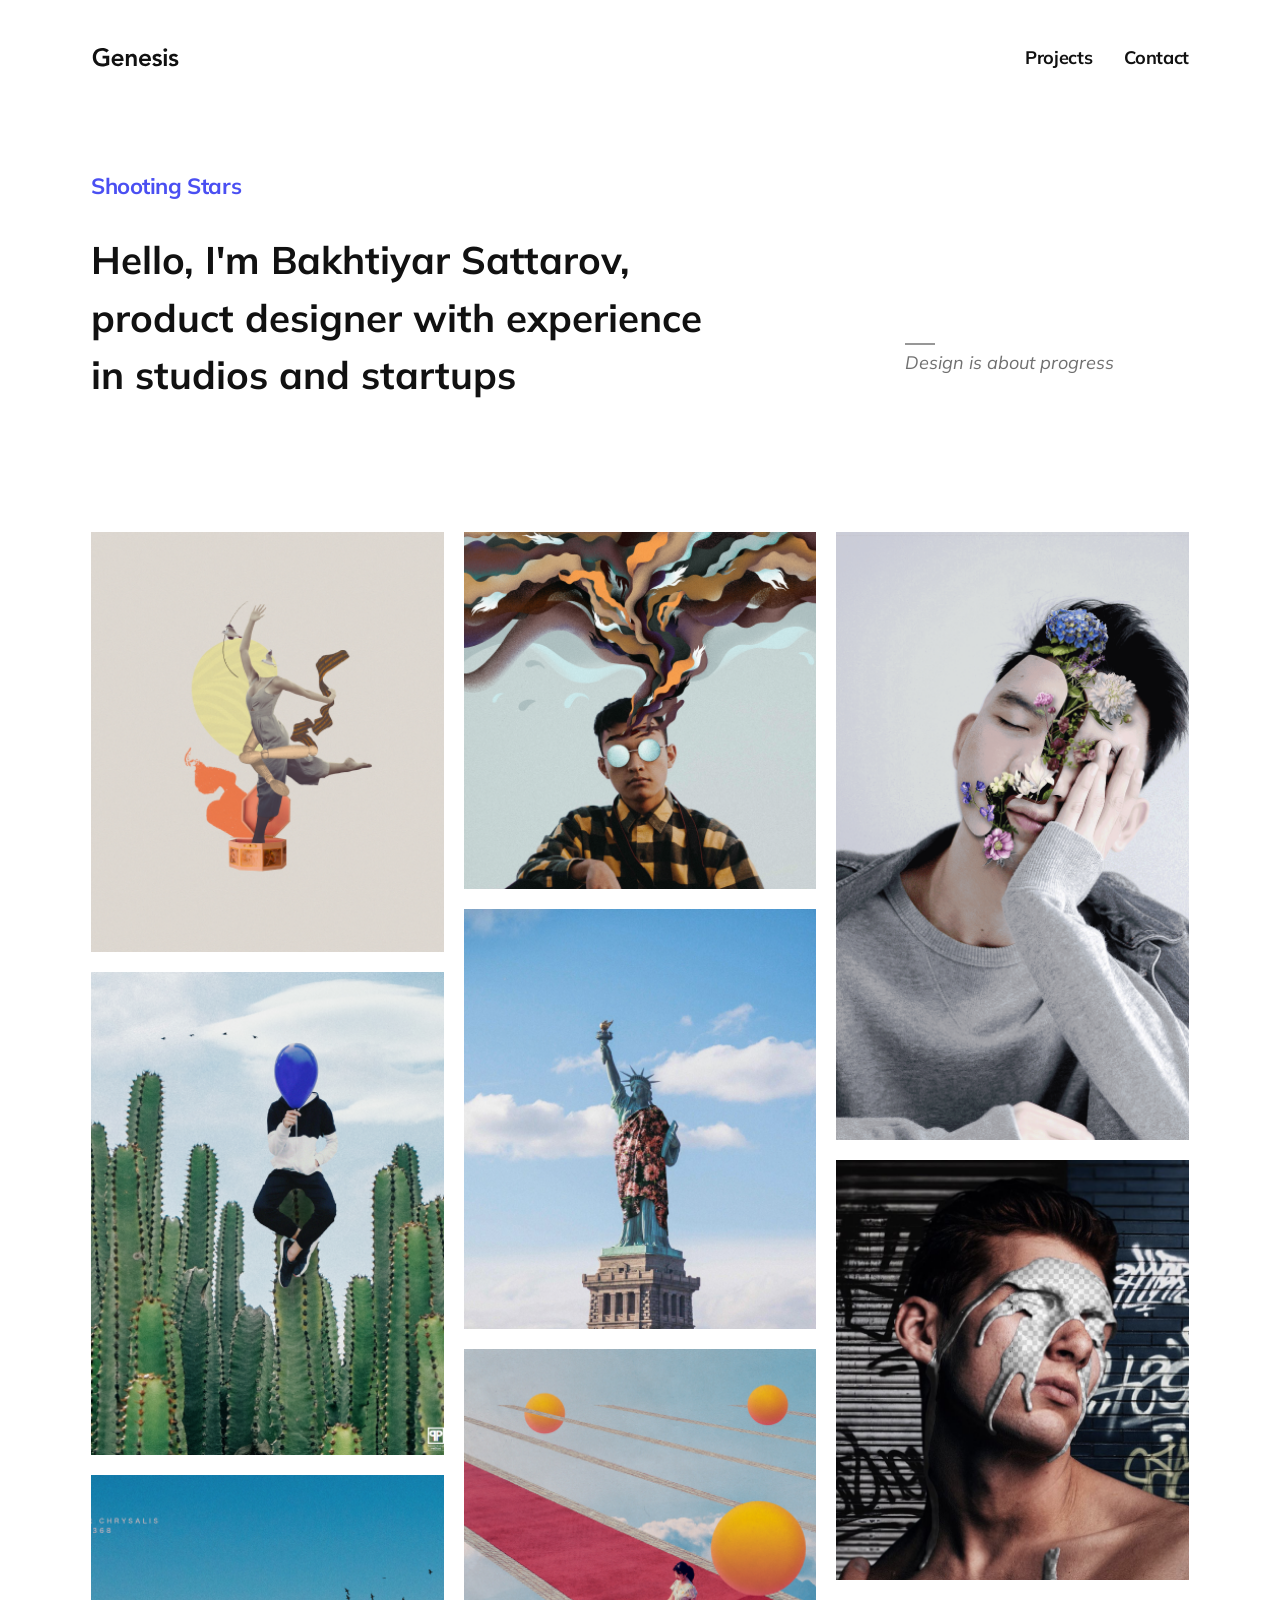
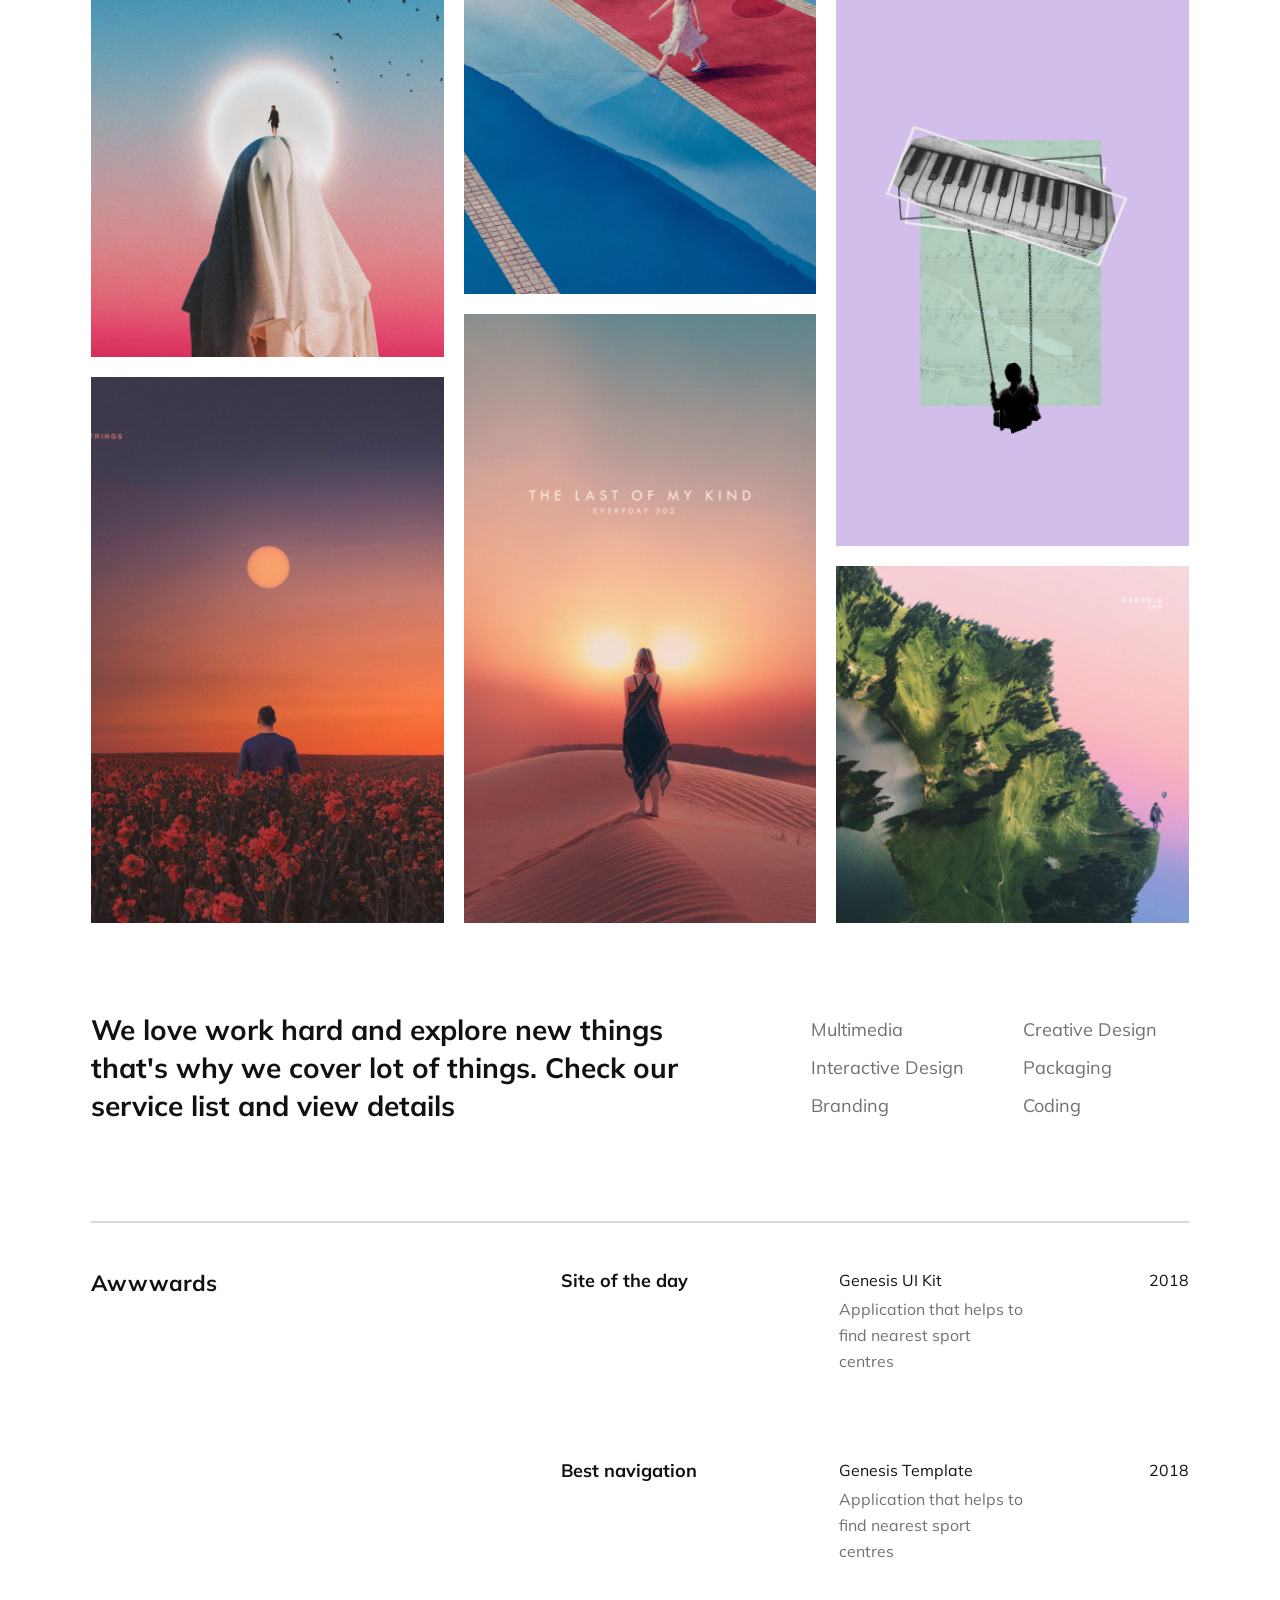
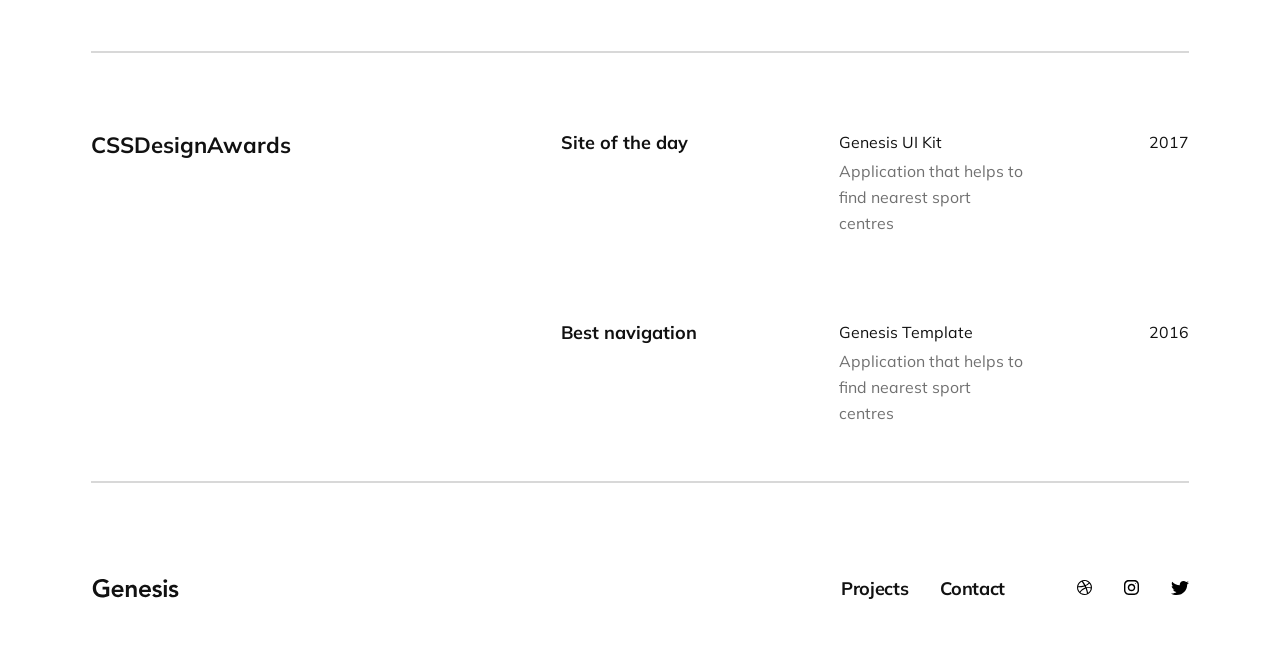
<file: index.html>
<!doctype html>
<html lang="en">
	<head>
		<meta charset="UTF-8" />
		<meta name="viewport" content="width=device-width, initial-scale=1.0" />
		<title>Genesis | Home</title>

		<!-- Mulish font family -->
		<link rel="preconnect" href="https://fonts.googleapis.com" />
		<link rel="preconnect" href="https://fonts.gstatic.com" crossorigin />
		<link
			href="https://fonts.googleapis.com/css2?family=Mulish:ital,wght@0,200..1000;1,200..1000&display=swap"
			rel="stylesheet" />

		<!-- Normalize stylesheet -->
		<link rel="stylesheet" href="css/normalize.css" />

		<!-- Main stylesheet -->
		<link rel="stylesheet" href="css/main.css" />
	</head>
	<body>
		<div class="page">
			<!-- =========================================================
					HEADER
					Site logo and main navigation
			============================================================== -->
			<header class="site-header">
				<nav class="site-nav site-nav--header">
					<ul class="site-nav__list">
						<li class="site-nav__item site-nav__item--logo">
							<a class="site-nav__link site-nav__link--logo" href="index.html">
								<img class="site-nav__logo" src="images/logo/brand-logo.svg" alt="Genesis Logo" />
							</a>
						</li>
						<li class="site-nav__item site-nav__item--projects">
							<a class="site-nav__link" href="pages/projects.html">Projects</a>
						</li>
						<li class="site-nav__item site-nav__item--contact">
							<a class="site-nav__link" href="pages/contact.html">Contact</a>
						</li>
					</ul>
				</nav>
			</header>
			<!-- END Header -->

			<main>
				<!-- =========================================================
						HERO
						Introductory text and quote
				============================================================== -->
				<section class="hero">
					<div class="hero__intro">
						<p class="hero__intro-kicker">Shooting Stars</p>
						<h1 class="hero__intro-title">
							Hello, I'm Bakhtiyar Sattarov,
							<span class="hero__intro-accent">product designer</span>
							with experience in studios and startups
						</h1>
					</div>
					<div class="hero__quote">
						<div class="hero__quote-line"></div>
						<p class="hero__quote-text">Design is about progress</p>
					</div>
				</section>
				<!-- END Hero -->

				<!-- =========================================================
						VISUAL GRID
						Images displayed in a grid
				============================================================== -->
				<section class="visual">
					<div class="visual__grid">
						<div class="visual__grid-item--01">
							<img
								class="visual__grid-img"
								src="images/index/grid-01.png"
								alt="Collage of a dancer combined with abstract shapes" />
						</div>
						<div class="visual__grid-item--02">
							<img
								class="visual__grid-img"
								src="images/index/grid-02.png"
								alt="Surreal portrait of a man with colorful abstract shapes flowing from his head" />
						</div>
						<div class="visual__grid-item--03">
							<img
								class="visual__grid-img"
								src="images/index/grid-03.png"
								alt="Surreal portrait of a man with flowers emerging from his face" />
						</div>
						<div class="visual__grid-item--04">
							<img
								class="visual__grid-img"
								src="images/index/grid-04.png"
								alt="Surreal scene with a person sitting on a cactus holding a blue ballon in front of their face" />
						</div>
						<div class="visual__grid-item--05">
							<img
								class="visual__grid-img"
								src="images/index/grid-05.png"
								alt="Statue of Liberty draped in patterned fabric against a blue sky" />
						</div>
						<div class="visual__grid-item--06">
							<img
								class="visual__grid-img"
								src="images/index/grid-06.png"
								alt="Surreal portrait of a man with a melting white mask covering his eyes" />
						</div>
						<div class="visual__grid-item--07">
							<img
								class="visual__grid-img"
								src="images/index/grid-07.png"
								alt="Surreal scene with a tiny person standing atop a draped sculpture" />
						</div>
						<div class="visual__grid-item--08">
							<img
								class="visual__grid-img"
								src="images/index/grid-08.png"
								alt="Surreal scene of a woman crossing a red path with surrounding floating spheres" />
						</div>
						<div class="visual__grid-item--09">
							<img
								class="visual__grid-img"
								src="images/index/grid-09.png"
								alt="Collage of a piano keyboard above a person on a swing" />
						</div>
						<div class="visual__grid-item--10">
							<img
								class="visual__grid-img"
								src="images/index/grid-10.png"
								alt="Man standing in a field of red flowers at sunset facing the moon" />
						</div>
						<div class="visual__grid-item--11">
							<img
								class="visual__grid-img"
								src="images/index/grid-11.png"
								alt="Woman standing on sand dunes facing a sunset" />
						</div>
						<div class="visual__grid-item--12">
							<img
								class="visual__grid-img"
								src="images/index/grid-12.png"
								alt="Surreal floating green landscape with a small figure walking near the edge" />
						</div>
					</div>
				</section>
				<!-- END Visual Grid -->

				<!-- =========================================================
						SERVICES
						Overview of services offered
				============================================================== -->
				<section class="services">
					<h2 class="services__intro">
						We love work hard and explore new things that's why we cover lot of things. Check our service list and
						view details
					</h2>
					<div class="services__group">
						<ul class="services__list services__list--left">
							<li class="services__item">
								<a class="services__link" href="#">Multimedia</a>
							</li>
							<li class="services__item">
								<a class="services__link" href="#">Interactive design</a>
							</li>
							<li class="services__item">
								<a class="services__link" href="#">Branding</a>
							</li>
						</ul>
						<ul class="services__list services__list--right">
							<li class="services__item">
								<a class="services__link" href="#">Creative design</a>
							</li>
							<li class="services__item">
								<a class="services__link" href="#">Packaging</a>
							</li>
							<li class="services__item">
								<a class="services__link" href="#">Coding</a>
							</li>
						</ul>
					</div>
				</section>
				<!-- END Services -->

				<!-- =========================================================
						AWARDS
						List of awards and recognitions
				============================================================== -->
				<section class="awards">
					<h2 class="awards__org">Awwwards</h2>
					<div class="awards__content">
						<h3 class="awards__category">Site of the day</h3>
						<div class="awards__project">
							<div class="awards__project-item">
								<h4 class="awards__project-title">Genesis UI Kit</h4>
								<p class="awards__project-info">Application that helps to find nearest sport centres</p>
							</div>
							<p class="awards__year">2018</p>
						</div>
					</div>
					<div class="awards__content">
						<h3 class="awards__category">Best navigation</h3>
						<div class="awards__project">
							<div class="awards__project-item">
								<h4 class="awards__project-title">Genesis Template</h4>
								<p class="awards__project-info">Application that helps to find nearest sport centres</p>
							</div>
							<p class="awards__year">2018</p>
						</div>
					</div>
					<hr class="awards__divider" />
					<h2 class="awards__org">CSSDesignAwards</h2>
					<div class="awards__content">
						<h3 class="awards__category">Site of the day</h3>
						<div class="awards__project">
							<div class="awards__project-item">
								<h4 class="awards__project-title">Genesis UI Kit</h4>
								<p class="awards__project-info">Application that helps to find nearest sport centres</p>
							</div>
							<p class="awards__year">2017</p>
						</div>
					</div>
					<div class="awards__content">
						<h3 class="awards__category">Best navigation</h3>
						<div class="awards__project">
							<div class="awards__project-item">
								<h4 class="awards__project-title">Genesis Template</h4>
								<p class="awards__project-info">Application that helps to find nearest sport centres</p>
							</div>
							<p class="awards__year">2016</p>
						</div>
					</div>
				</section>
				<!-- END Awards -->
			</main>
			<!-- =========================================================
						FOOTER
						Secondary navigation and social media icon links
				============================================================== -->
			<footer class="site-footer">
				<nav class="site-nav site-nav--footer">
					<ul class="site-nav__list site-nav__list--footer">
						<li class="site-nav__item site-nav__item--logo">
							<a class="site-nav__link site-nav__link--logo" href="index.html">
								<img class="site-nav__logo" src="images/logo/brand-logo.svg" alt="Genesis Logo" />
							</a>
						</li>
						<li class="site-nav__item site-nav__item--projects">
							<a class="site-nav__link" href="pages/projects.html">Projects</a>
						</li>
						<li class="site-nav__item site-nav__item--contact">
							<a class="site-nav__link" href="pages/contact.html">Contact</a>
						</li>
						<li class="site-nav__item site-nav__item--social">
							<a class="site-nav__link site-nav__link--social" href="#">
								<img
									class="site-nav__icon site-nav__icon--dribbble"
									src="images/icons/dribbble-icon.svg"
									alt="dribbble logo icon" />
							</a>
						</li>
						<li class="site-nav__item site-nav__item--social">
							<a class="site-nav__link site-nav__link--social" href="#">
								<img
									class="site-nav__icon site-nav__icon--instagram"
									src="images/icons/instagram-icon.svg"
									alt="Instragram logo icon" />
							</a>
						</li>
						<li class="site-nav__item site-nav__item--social">
							<a class="site-nav__link site-nav__link--social" href="#">
								<img
									class="site-nav__icon site-nav__icon--twitter"
									src="images/icons/twitter-icon.svg"
									alt="Twitter logo icon" />
							</a>
						</li>
					</ul>
				</nav>
			</footer>
			<!-- END Footer -->
		</div>
	</body>
</html>
</file>
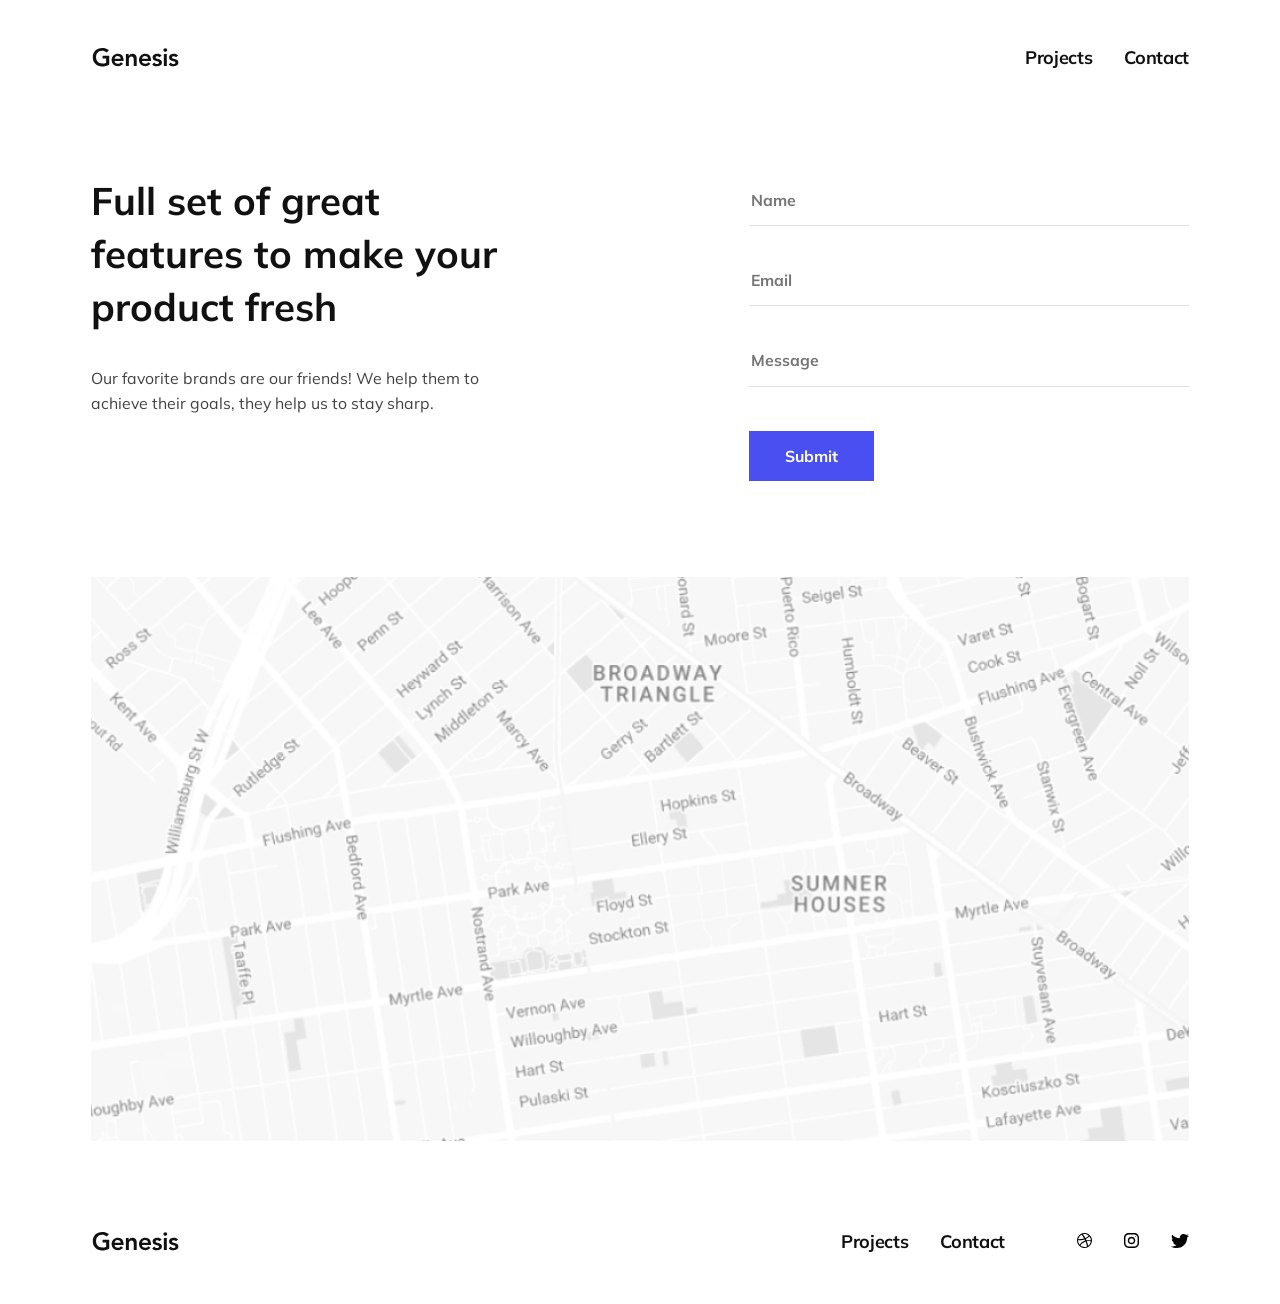
<file: pages/contact.html>
<!doctype html>
<html lang="en">
	<head>
		<meta charset="UTF-8" />
		<meta name="viewport" content="width=device-width, initial-scale=1.0" />
		<title>Genesis | Contact</title>

		<!-- Mulish font family -->
		<link rel="preconnect" href="https://fonts.googleapis.com" />
		<link rel="preconnect" href="https://fonts.gstatic.com" crossorigin />
		<link
			href="https://fonts.googleapis.com/css2?family=Mulish:ital,wght@0,200..1000;1,200..1000&display=swap"
			rel="stylesheet" />

		<!-- Normalize stylesheet -->
		<link rel="stylesheet" href="../css/normalize.css" />

		<!-- Main stylesheet -->
		<link rel="stylesheet" href="../css/main.css" />
	</head>
	<body>
		<div class="page">
			<!-- =========================================================
					HEADER
					Site logo and main navigation
			============================================================== -->
			<header class="site-header">
				<nav class="site-nav site-nav--header">
					<ul class="site-nav__list">
						<li class="site-nav__item site-nav__item--logo">
							<a class="site-nav__link site-nav__link--logo" href="../index.html">
								<img class="site-nav__logo" src="../images/logo/brand-logo.svg" alt="Genesis Logo" />
							</a>
						</li>
						<li class="site-nav__item site-nav__item--projects">
							<a class="site-nav__link" href="projects.html">Projects</a>
						</li>
						<li class="site-nav__item site-nav__item--contact">
							<a class="site-nav__link" href="contact.html">Contact</a>
						</li>
					</ul>
				</nav>
			</header>
			<!-- END Header -->

			<main>
				<!-- =========================================================
						CONTACT
						Contact introduction and form
				============================================================== -->
				<section class="contact">
					<h1 class="contact__title">Full set of great features to make your product fresh</h1>
					<p class="contact__intro">
						Our favorite brands are our friends! We help them to achieve their goals, they help us to stay sharp.
					</p>
					<form class="contact-form" action="#">
						<div class="contact-form__field">
							<label class="contact-form__label" for="name"></label>
							<input
								class="contact-form__input"
								id="name"
								type="text"
								name="name"
								required
								minlength="2"
								placeholder="Name" />
							<span class="contact-form__line"></span>
						</div>
						<div class="contact-form__field">
							<label class="contact-form__label" for="email"></label>
							<input
								class="contact-form__input"
								id="email"
								type="email"
								name="email"
								required=""
								placeholder="Email" />
							<span class="contact-form__line"></span>
						</div>
						<div class="contact-form__field">
							<label class="contact-form__label" for="message"></label>
							<input
								class="contact-form__input"
								id="message"
								type="text"
								name="message"
								required
								minlength="2"
								placeholder="Message" />
							<span class="contact-form__line"></span>
						</div>
						<button class="contact-form__btn" type="submit">Submit</button>
					</form>
				</section>
				<!-- END Contact -->

				<!-- =========================================================
						CONTACT VISUAL
						Map image showing location
				============================================================== -->
				<section class="contact-visual">
					<img
						class="contact-visual__main-img"
						src="../images/contact/contact-map.png"
						alt="Street map showing company location." />
				</section>
				<!-- END Contact Visual -->
			</main>

			<!-- =========================================================
					FOOTER
					Secondary navigation and social media icon links
			============================================================== -->
			<footer class="site-footer">
				<nav class="site-nav site-nav--footer">
					<ul class="site-nav__list site-nav__list--footer">
						<li class="site-nav__item site-nav__item--logo">
							<a class="site-nav__link site-nav__link--logo" href="../index.html">
								<img class="site-nav__logo" src="../images/logo/brand-logo.svg" alt="Genesis Logo" />
							</a>
						</li>
						<li class="site-nav__item site-nav__item--projects">
							<a class="site-nav__link" href="projects.html">Projects</a>
						</li>
						<li class="site-nav__item site-nav__item--contact">
							<a class="site-nav__link" href="contact.html">Contact</a>
						</li>
						<li class="site-nav__item site-nav__item--social">
							<a class="site-nav__link site-nav__link--social" href="#">
								<img
									class="site-nav__icon site-nav__icon--dribbble"
									src="../images/icons/dribbble-icon.svg"
									alt="dribbble logo icon" />
							</a>
						</li>
						<li class="site-nav__item site-nav__item--social">
							<a class="site-nav__link site-nav__link--social" href="#">
								<img
									class="site-nav__icon site-nav__icon--instagram"
									src="../images/icons/instagram-icon.svg"
									alt="Instragram logo icon" />
							</a>
						</li>
						<li class="site-nav__item site-nav__item--social">
							<a class="site-nav__link site-nav__link--social" href="#">
								<img
									class="site-nav__icon site-nav__icon--twitter"
									src="../images/icons/twitter-icon.svg"
									alt="Twitter logo icon" />
							</a>
						</li>
					</ul>
				</nav>
			</footer>
			<!-- END Footer -->
		</div>
	</body>
</html>
</file>
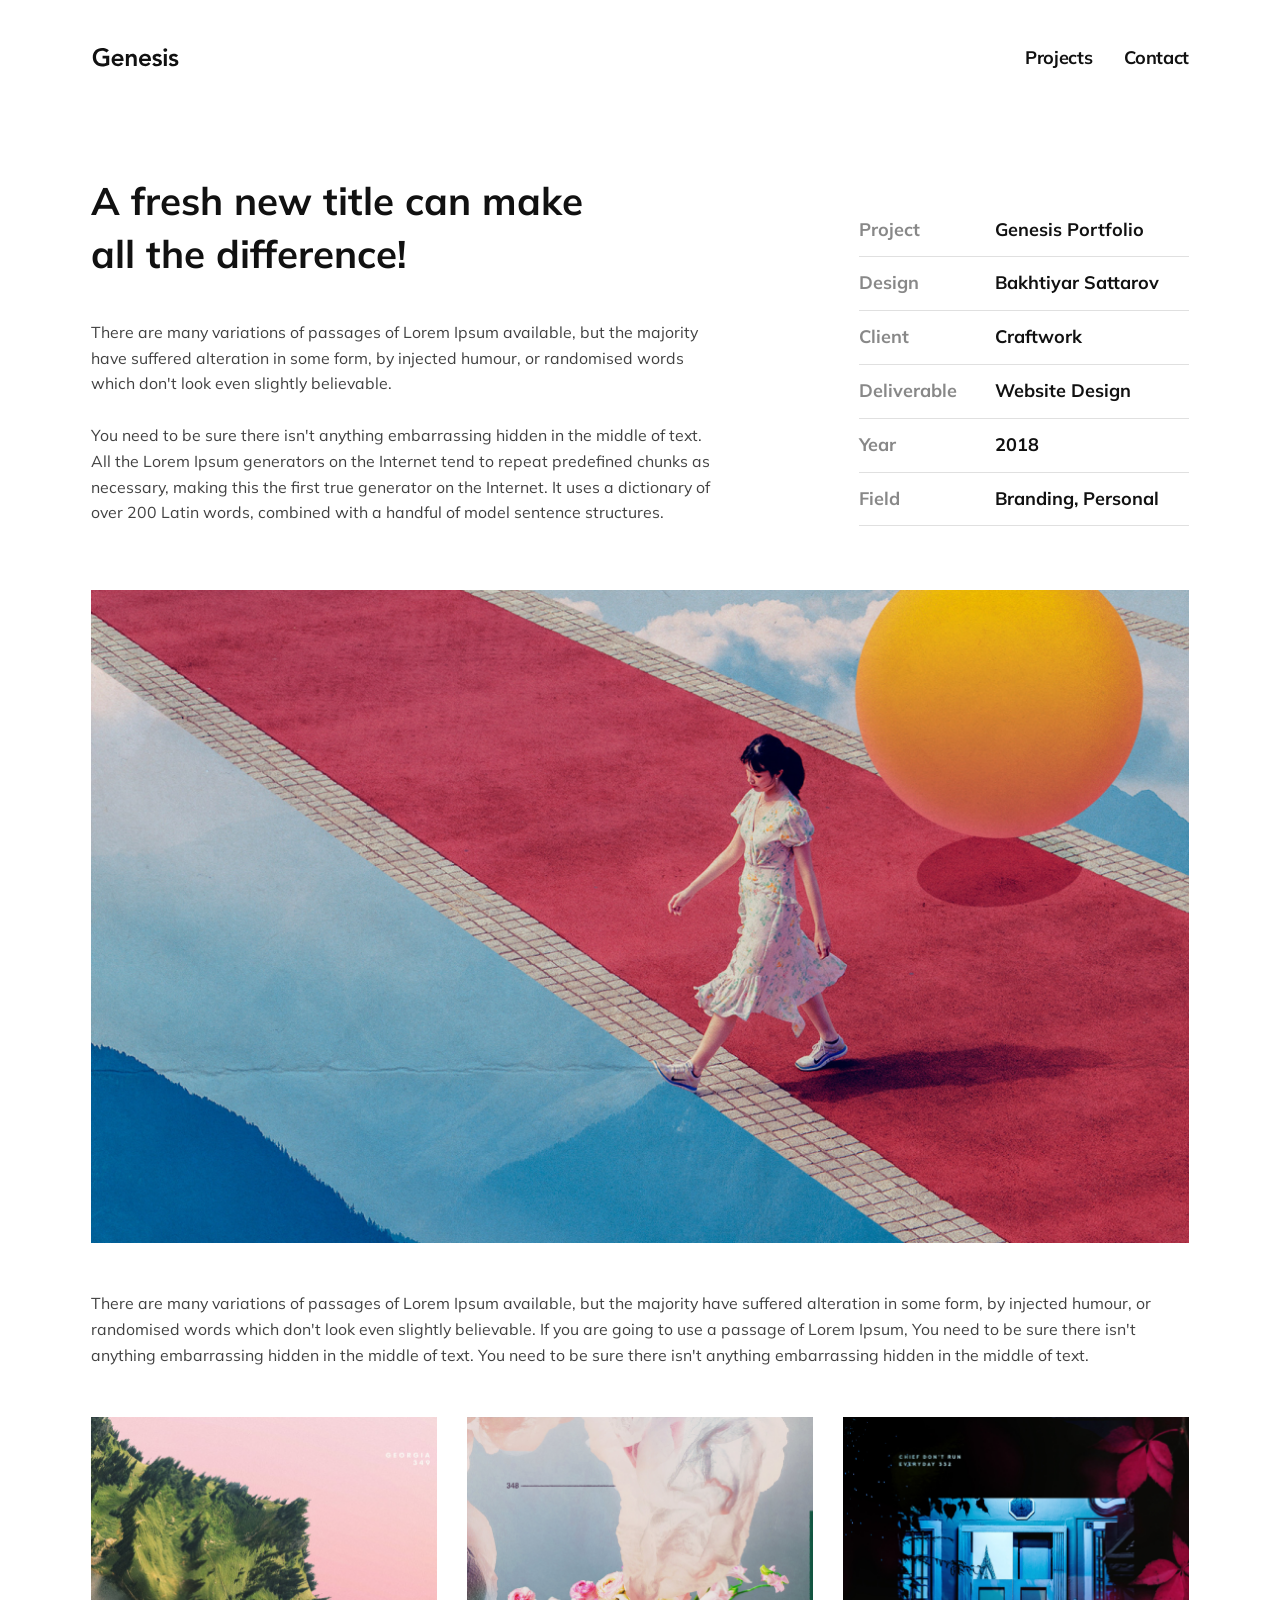
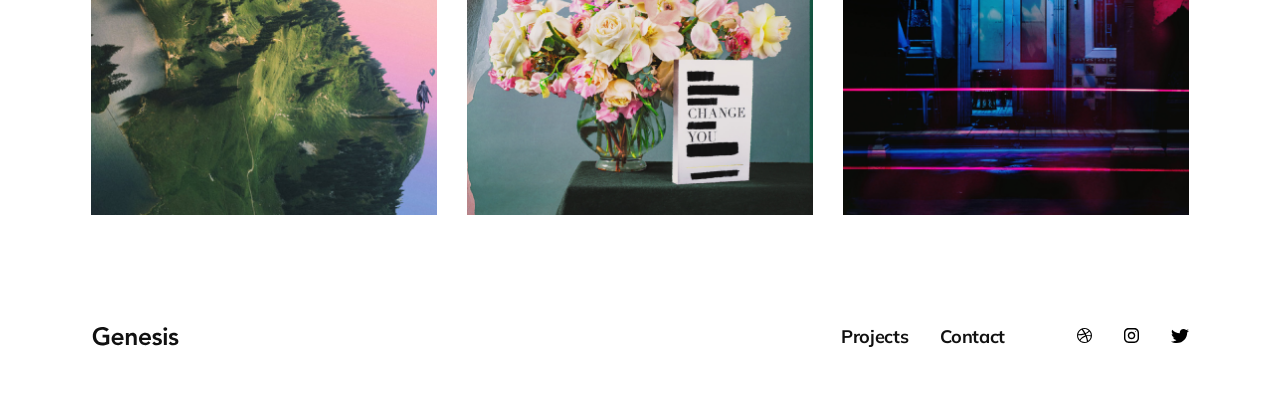
<file: pages/projects.html>
<!doctype html>
<html lang="en">
	<head>
		<meta charset="UTF-8" />
		<meta name="viewport" content="width=device-width, initial-scale=1.0" />
		<title>Genesis | Projects</title>

		<!-- Mulish font family -->
		<link rel="preconnect" href="https://fonts.googleapis.com" />
		<link rel="preconnect" href="https://fonts.gstatic.com" crossorigin />
		<link
			href="https://fonts.googleapis.com/css2?family=Mulish:ital,wght@0,200..1000;1,200..1000&display=swap"
			rel="stylesheet" />

		<!-- Normalize stylesheet -->
		<link rel="stylesheet" href="../css/normalize.css" />

		<!-- Main stylesheet -->
		<link rel="stylesheet" href="../css/main.css" />
	</head>
	<body>
		<div class="page">
			<!-- =========================================================
					HEADER
					Site logo and main navigation
			============================================================== -->
			<header class="site-header">
				<nav class="site-nav site-nav--header">
					<ul class="site-nav__list">
						<li class="site-nav__item site-nav__item--logo">
							<a class="site-nav__link site-nav__link--logo" href="../index.html">
								<img class="site-nav__logo" src="../images/logo/brand-logo.svg" alt="Genesis Logo" />
							</a>
						</li>
						<li class="site-nav__item site-nav__item--projects">
							<a class="site-nav__link" href="projects.html">Projects</a>
						</li>
						<li class="site-nav__item site-nav__item--contact">
							<a class="site-nav__link" href="contact.html">Contact</a>
						</li>
					</ul>
				</nav>
			</header>
			<!-- END Header -->
			<main>
				<!-- =========================================================
						PROJECT DETAILS
						Title, description and project metadata
				============================================================== -->
				<section class="project-details">
					<h1 class="project-details__title">A fresh new title can make all the difference!</h1>
					<p class="project-details__intro">
						There are many variations of passages of Lorem Ipsum available, but the majority have suffered alteration
						in some form, by injected humour, or randomised words which don't look even slightly believable.<br /><br />
						You need to be sure there isn't anything embarrassing hidden in the middle of text. All the Lorem Ipsum
						generators on the Internet tend to repeat predefined chunks as necessary, making this the first true
						generator on the Internet. It uses a dictionary of over 200 Latin words, combined with a handful of model
						sentence structures.
					</p>
					<div class="project-details__info">
						<dl class="project-details__list">
							<div class="project-details__row">
								<dt class="project-details__row-label">Project</dt>
								<dd class="project-details__row-value">Genesis portfolio</dd>
							</div>
							<div class="project-details__row">
								<dt class="project-details__row-label">Design</dt>
								<dd class="project-details__row-value">Bakhtiyar Sattarov</dd>
							</div>
							<div class="project-details__row">
								<dt class="project-details__row-label">Client</dt>
								<dd class="project-details__row-value">Craftwork</dd>
							</div>
							<div class="project-details__row">
								<dt class="project-details__row-label">Deliverable</dt>
								<dd class="project-details__row-value">Website design</dd>
							</div>
							<div class="project-details__row">
								<dt class="project-details__row-label">Year</dt>
								<dd class="project-details__row-value">2018</dd>
							</div>
							<div class="project-details__row">
								<dt class="project-details__row-label">Field</dt>
								<dd class="project-details__row-value">Branding, personal</dd>
							</div>
						</dl>
					</div>
				</section>
				<!-- END Project Details -->

				<!-- =========================================================
						PROJECT VISUAL
						Main image, description and additional images
				============================================================== -->
				<section class="project-visual">
					<img
						class="project-visual__main-img"
						src="../images/projects/projects-main.png"
						alt="Surreal scene of a woman crossing a red path with surrounding floating spheres" />
					<p class="project-visual__info">
						There are many variations of passages of Lorem Ipsum available, but the majority have suffered alteration
						in some form, by injected humour, or randomised words which don't look even slightly believable. If you
						are going to use a passage of Lorem Ipsum, You need to be sure there isn't anything embarrassing hidden in
						the middle of text. You need to be sure there isn't anything embarrassing hidden in the middle of text.
					</p>
					<div class="project-visual__grid-item project-visual__grid-item--01">
						<img
							class="project-visual__grid-img"
							src="../images/projects/projects-landscape.png"
							alt="Surreal floating green landscape with a small figure walking near the edge" />
					</div>
					<div class="project-visual__grid-item project-visual__grid-item--02">
						<img
							class="project-visual__grid-img"
							src="../images/projects/projects-flowers.png"
							alt="Flower bouquet in a glass vase beside a book titled 'Change You'" />
					</div>
					<div class="project-visual__grid-item project-visual__grid-item--03">
						<img
							class="project-visual__grid-img"
							src="../images/projects/projects-door.png"
							alt="Blue neon-lit doorway at night" />
					</div>
				</section>
				<!-- END Project Visual -->
			</main>

			<!-- =========================================================
					FOOTER
					Secondary navigation and social media icon links
			============================================================== -->
			<footer class="site-footer">
				<nav class="site-nav site-nav--footer">
					<ul class="site-nav__list site-nav__list--footer">
						<li class="site-nav__item site-nav__item--logo">
							<a class="site-nav__link site-nav__link--logo" href="../index.html">
								<img class="site-nav__logo" src="../images/logo/brand-logo.svg" alt="Genesis Logo" />
							</a>
						</li>
						<li class="site-nav__item site-nav__item--projects">
							<a class="site-nav__link" href="projects.html">Projects</a>
						</li>
						<li class="site-nav__item site-nav__item--contact">
							<a class="site-nav__link" href="contact.html">Contact</a>
						</li>
						<li class="site-nav__item site-nav__item--social">
							<a class="site-nav__link site-nav__link--social" href="#">
								<img
									class="site-nav__icon site-nav__icon--dribbble"
									src="../images/icons/dribbble-icon.svg"
									alt="dribbble logo icon" />
							</a>
						</li>
						<li class="site-nav__item site-nav__item--social">
							<a class="site-nav__link site-nav__link--social" href="#">
								<img
									class="site-nav__icon site-nav__icon--instagram"
									src="../images/icons/instagram-icon.svg"
									alt="Instragram logo icon" />
							</a>
						</li>
						<li class="site-nav__item site-nav__item--social">
							<a class="site-nav__link site-nav__link--social" href="#">
								<img
									class="site-nav__icon site-nav__icon--twitter"
									src="../images/icons/twitter-icon.svg"
									alt="Twitter logo icon" />
							</a>
						</li>
					</ul>
				</nav>
			</footer>
			<!-- END Footer -->
		</div>
	</body>
</html>
</file>
<file: css/main.css>
*,:after,:before{-webkit-box-sizing:border-box;box-sizing:border-box}body{min-height:100vh}.page{max-width:1158px;width:100%;margin-inline:auto;padding:0 30px 48px 30px}dd,dl,h1,h2,h3,h4,h5,h6,hr,li,p,ul{margin:0}body{font-family:"Mulish",sans-serif}.site-nav{font-size:1.13rem;font-weight:700;letter-spacing:-0.019em;color:#111111}.site-nav__link{text-decoration:none;color:inherit}.site-nav__link:visited{color:inherit}.site-nav__link{position:relative;display:inline-block}.site-nav__link:after{content:"";position:absolute;left:0;bottom:-5px;height:2px;width:100%;border-radius:3px;background-color:#4A4FF2;-webkit-transform:scaleX(0);transform:scaleX(0);-webkit-transform-origin:left;transform-origin:left;-webkit-transition:-webkit-transform 0.2s ease-out;transition:-webkit-transform 0.2s ease-out;transition:transform 0.2s ease-out;transition:transform 0.2s ease-out,-webkit-transform 0.2s ease-out}.site-nav__item:hover .site-nav__link:after{-webkit-transform:scaleX(1);transform:scaleX(1)}.hero__intro-kicker{font-size:1.38rem;font-weight:700;letter-spacing:-0.019em;color:#4A4FF2}.hero__intro-title{font-size:2.4rem;line-height:1.5;font-weight:700;color:#111111}.hero-accent{color:#4A4FF2}.hero__quote-text{font-size:1.13rem;font-weight:400;font-style:italic;color:rgba(17,17,17,0.6)}.services__intro{font-size:1.75rem;font-weight:700;line-height:1.36;color:#111111}.services__item{font-size:1.13rem;font-weight:400;color:rgba(17,17,17,0.6);text-transform:capitalize}.services__link{text-decoration:none;color:inherit}.services__link:visited{color:inherit}.services__link{position:relative;display:inline-block}.services__link:after{content:"";position:absolute;left:0;bottom:-5px;height:2px;width:100%;border-radius:3px;background-color:#4A4FF2;-webkit-transform:scaleX(0);transform:scaleX(0);-webkit-transform-origin:left;transform-origin:left;-webkit-transition:-webkit-transform 0.2s ease-out;transition:-webkit-transform 0.2s ease-out;transition:transform 0.2s ease-out;transition:transform 0.2s ease-out,-webkit-transform 0.2s ease-out}.services__link:after{height:1px}.services__item:hover .services__link:after{-webkit-transform:scaleX(1);transform:scaleX(1)}.awards__org{font-size:1.38rem;font-weight:700;color:#111111}.awards__category{font-size:1.13rem;font-weight:700;color:#111111}.awards__project-title,.awards__year{font-size:0.99rem;font-weight:400;color:#111111}.awards__project-info{font-size:0.99rem;font-weight:400;line-height:1.63;color:rgba(17,17,17,0.6)}.project-details__title{font-size:2.4rem;line-height:1.38;font-weight:700;color:#111111}.project-details__intro{font-size:0.99rem;line-height:1.63;font-weight:400;color:rgba(17,17,17,0.8)}.project-details__row-label{font-size:1.13rem;font-weight:700;color:rgba(17,17,17,0.5)}.project-details__row-value{font-size:1.13rem;font-weight:700;text-transform:capitalize;color:#111111}.project-visual__info{font-size:0.99rem;line-height:1.63;font-weight:400;color:rgba(17,17,17,0.8)}.contact__title{font-size:2.4rem;line-height:1.38;font-weight:700;color:#111111}.contact__intro{font-size:0.99rem;line-height:1.63;font-weight:400;color:rgba(17,17,17,0.8)}.contact-form__input{font-size:0.99rem;font-weight:700;color:rgba(17,17,17,0.6)}.contact-form__btn{font-size:0.99rem;font-weight:700;color:#FFFFFF}.site-footer .site-nav__item--contact{-webkit-box-flex:0.06;-ms-flex-positive:0.06;flex-grow:0.06}.site-footer .site-nav__icon--dribbble,.site-footer .site-nav__icon--instagram{width:15px;height:15px}.site-footer .site-nav__icon--twitter{width:18px;height:14px}.site-header{position:sticky;z-index:1;top:0;margin:0;padding:48px 0 30px 0;background-color:#FFFFFF}.site-nav__list{display:-webkit-box;display:-ms-flexbox;display:flex;-webkit-box-pack:end;-ms-flex-pack:end;justify-content:flex-end;width:100%;gap:32px;list-style-type:none;padding:0;margin:0}.site-nav__logo{width:90px;height:19px}.site-nav__item--logo{margin-right:auto}.contact{display:-ms-grid;display:grid;-ms-grid-columns:1fr 30px 1fr 30px 1fr 30px 1fr 30px 1fr 30px 1fr 30px 1fr 30px 1fr 30px 1fr 30px 1fr 30px 1fr 30px 1fr;grid-template-columns:repeat(12,1fr);-webkit-column-gap:30px;-moz-column-gap:30px;column-gap:30px;-ms-grid-rows:1fr 0.6fr;grid-template-rows:1fr 0.6fr;margin-block:72px 96px}.contact>:first-child{-ms-grid-row:1;-ms-grid-column:1}.contact>:nth-child(2){-ms-grid-row:1;-ms-grid-column:3}.contact>:nth-child(3){-ms-grid-row:1;-ms-grid-column:5}.contact>:nth-child(4){-ms-grid-row:1;-ms-grid-column:7}.contact>:nth-child(5){-ms-grid-row:1;-ms-grid-column:9}.contact>:nth-child(6){-ms-grid-row:1;-ms-grid-column:11}.contact>:nth-child(7){-ms-grid-row:1;-ms-grid-column:13}.contact>:nth-child(8){-ms-grid-row:1;-ms-grid-column:15}.contact>:nth-child(9){-ms-grid-row:1;-ms-grid-column:17}.contact>:nth-child(10){-ms-grid-row:1;-ms-grid-column:19}.contact>:nth-child(11){-ms-grid-row:1;-ms-grid-column:21}.contact>:nth-child(12){-ms-grid-row:1;-ms-grid-column:23}.contact>:nth-child(13){-ms-grid-row:2;-ms-grid-column:1}.contact>:nth-child(14){-ms-grid-row:2;-ms-grid-column:3}.contact>:nth-child(15){-ms-grid-row:2;-ms-grid-column:5}.contact>:nth-child(16){-ms-grid-row:2;-ms-grid-column:7}.contact>:nth-child(17){-ms-grid-row:2;-ms-grid-column:9}.contact>:nth-child(18){-ms-grid-row:2;-ms-grid-column:11}.contact>:nth-child(19){-ms-grid-row:2;-ms-grid-column:13}.contact>:nth-child(20){-ms-grid-row:2;-ms-grid-column:15}.contact>:nth-child(21){-ms-grid-row:2;-ms-grid-column:17}.contact>:nth-child(22){-ms-grid-row:2;-ms-grid-column:19}.contact>:nth-child(23){-ms-grid-row:2;-ms-grid-column:21}.contact>:nth-child(24){-ms-grid-row:2;-ms-grid-column:23}.contact__title{-ms-grid-column:1;-ms-grid-column-span:5;grid-column:1/span 5;-ms-grid-row:1;-ms-grid-row-span:1;grid-row:1/span 1}.contact__intro{max-width:420px;width:100%;min-height:56px;-ms-grid-column:1;-ms-grid-column-span:5;grid-column:1/span 5;-ms-grid-row:2;-ms-grid-row-span:1;grid-row:2/span 1}.contact-form{display:-webkit-box;display:-ms-flexbox;display:flex;-webkit-box-orient:vertical;-webkit-box-direction:normal;-ms-flex-direction:column;flex-direction:column;-webkit-box-pack:justify;-ms-flex-pack:justify;justify-content:space-between;position:relative;max-width:475px;width:100%;min-height:291px;-webkit-margin-before:16px;margin-block-start:16px;-ms-grid-column:8;-ms-grid-column-span:5;grid-column:8/span 5;-ms-grid-row:1;-ms-grid-row-span:2;grid-row:1/span 2}.contact-form__field{position:relative}.contact-form__input{width:100%;padding-bottom:16px;border:none;outline:none;background-color:transparent;border-bottom:1px solid rgba(151,151,151,0.3)}.contact-form__input:focus::-webkit-input-placeholder{color:transparent}.contact-form__input:focus::-moz-placeholder{color:transparent}.contact-form__input:focus:-ms-input-placeholder{color:transparent}.contact-form__input:focus::-ms-input-placeholder{color:transparent}.contact-form__input:focus::placeholder{color:transparent}.contact-form__input:focus+.contact-form__line:after{-webkit-transform:scaleX(1);transform:scaleX(1)}.contact-form__line:after{position:absolute;content:"";left:0;bottom:0;height:1px;width:100%;background-color:#4A4FF2;-webkit-transform:scaleX(0);transform:scaleX(0);-webkit-transform-origin:center;transform-origin:center;-webkit-transition:-webkit-transform 0.2s ease-out;transition:-webkit-transform 0.2s ease-out;transition:transform 0.2s ease-out;transition:transform 0.2s ease-out,-webkit-transform 0.2s ease-out}.contact-form__btn{max-width:125px;width:100%;min-height:50px;border:none;background-color:#4A4FF2}.contact-form__btn:focus,.contact-form__btn:hover{cursor:pointer;border:none;background-color:#5c61f3}.contact-visual{-webkit-margin-after:88px;margin-block-end:88px}.contact-visual__main-img{width:100%;height:auto;-ms-grid-column:1;-ms-grid-column-span:12;grid-column:1/span 12}.hero{display:-ms-grid;display:grid;-ms-grid-columns:1fr 30px 1fr 30px 1fr 30px 1fr 30px 1fr 30px 1fr 30px 1fr 30px 1fr 30px 1fr 30px 1fr 30px 1fr 30px 1fr;grid-template-columns:repeat(12,1fr);-webkit-column-gap:30px;-moz-column-gap:30px;column-gap:30px;margin-block:72px 128px}.hero__intro{-ms-grid-column:1;-ms-grid-column-span:7;grid-column:1/span 7}.hero__intro-kicker{-webkit-padding-after:32px;padding-block-end:32px}.hero__quote{-ms-grid-column:10;-ms-grid-column-span:3;grid-column:10/span 3;align-self:flex-end;position:relative;right:32px}.hero__quote-line{width:30px;height:2px;background-color:#979797}.hero__quote-text{padding-block:8px 30px}.visual__grid{display:-ms-grid;display:grid;-ms-grid-columns:1fr 20px 1fr 20px 1fr 20px 1fr 20px 1fr 20px 1fr 20px 1fr 20px 1fr 20px 1fr;grid-template-columns:repeat(9,1fr);-ms-grid-rows:1fr 20px 1fr 20px 1fr 20px 1fr 20px 1fr 20px 1fr 20px 1fr 20px 1fr 20px 1fr 20px 1fr 20px 1fr 20px 1fr 20px 1fr 20px 1fr 20px 1fr 20px 1fr 20px 1fr 20px 1fr 20px 1fr 20px 1fr 20px 1fr 20px 1fr 20px 1fr 20px 1fr 20px 1fr 20px 1fr 20px 1fr 20px 1fr 20px 1fr 20px 1fr 20px 1fr 20px 1fr;grid-template-rows:repeat(32,1fr);gap:20px}.visual__grid>:first-child{-ms-grid-row:1;-ms-grid-column:1}.visual__grid>:nth-child(2){-ms-grid-row:1;-ms-grid-column:3}.visual__grid>:nth-child(3){-ms-grid-row:1;-ms-grid-column:5}.visual__grid>:nth-child(4){-ms-grid-row:1;-ms-grid-column:7}.visual__grid>:nth-child(5){-ms-grid-row:1;-ms-grid-column:9}.visual__grid>:nth-child(6){-ms-grid-row:1;-ms-grid-column:11}.visual__grid>:nth-child(7){-ms-grid-row:1;-ms-grid-column:13}.visual__grid>:nth-child(8){-ms-grid-row:1;-ms-grid-column:15}.visual__grid>:nth-child(9){-ms-grid-row:1;-ms-grid-column:17}.visual__grid>:nth-child(10){-ms-grid-row:3;-ms-grid-column:1}.visual__grid>:nth-child(11){-ms-grid-row:3;-ms-grid-column:3}.visual__grid>:nth-child(12){-ms-grid-row:3;-ms-grid-column:5}.visual__grid>:nth-child(13){-ms-grid-row:3;-ms-grid-column:7}.visual__grid>:nth-child(14){-ms-grid-row:3;-ms-grid-column:9}.visual__grid>:nth-child(15){-ms-grid-row:3;-ms-grid-column:11}.visual__grid>:nth-child(16){-ms-grid-row:3;-ms-grid-column:13}.visual__grid>:nth-child(17){-ms-grid-row:3;-ms-grid-column:15}.visual__grid>:nth-child(18){-ms-grid-row:3;-ms-grid-column:17}.visual__grid>:nth-child(19){-ms-grid-row:5;-ms-grid-column:1}.visual__grid>:nth-child(20){-ms-grid-row:5;-ms-grid-column:3}.visual__grid>:nth-child(21){-ms-grid-row:5;-ms-grid-column:5}.visual__grid>:nth-child(22){-ms-grid-row:5;-ms-grid-column:7}.visual__grid>:nth-child(23){-ms-grid-row:5;-ms-grid-column:9}.visual__grid>:nth-child(24){-ms-grid-row:5;-ms-grid-column:11}.visual__grid>:nth-child(25){-ms-grid-row:5;-ms-grid-column:13}.visual__grid>:nth-child(26){-ms-grid-row:5;-ms-grid-column:15}.visual__grid>:nth-child(27){-ms-grid-row:5;-ms-grid-column:17}.visual__grid>:nth-child(28){-ms-grid-row:7;-ms-grid-column:1}.visual__grid>:nth-child(29){-ms-grid-row:7;-ms-grid-column:3}.visual__grid>:nth-child(30){-ms-grid-row:7;-ms-grid-column:5}.visual__grid>:nth-child(31){-ms-grid-row:7;-ms-grid-column:7}.visual__grid>:nth-child(32){-ms-grid-row:7;-ms-grid-column:9}.visual__grid>:nth-child(33){-ms-grid-row:7;-ms-grid-column:11}.visual__grid>:nth-child(34){-ms-grid-row:7;-ms-grid-column:13}.visual__grid>:nth-child(35){-ms-grid-row:7;-ms-grid-column:15}.visual__grid>:nth-child(36){-ms-grid-row:7;-ms-grid-column:17}.visual__grid>:nth-child(37){-ms-grid-row:9;-ms-grid-column:1}.visual__grid>:nth-child(38){-ms-grid-row:9;-ms-grid-column:3}.visual__grid>:nth-child(39){-ms-grid-row:9;-ms-grid-column:5}.visual__grid>:nth-child(40){-ms-grid-row:9;-ms-grid-column:7}.visual__grid>:nth-child(41){-ms-grid-row:9;-ms-grid-column:9}.visual__grid>:nth-child(42){-ms-grid-row:9;-ms-grid-column:11}.visual__grid>:nth-child(43){-ms-grid-row:9;-ms-grid-column:13}.visual__grid>:nth-child(44){-ms-grid-row:9;-ms-grid-column:15}.visual__grid>:nth-child(45){-ms-grid-row:9;-ms-grid-column:17}.visual__grid>:nth-child(46){-ms-grid-row:11;-ms-grid-column:1}.visual__grid>:nth-child(47){-ms-grid-row:11;-ms-grid-column:3}.visual__grid>:nth-child(48){-ms-grid-row:11;-ms-grid-column:5}.visual__grid>:nth-child(49){-ms-grid-row:11;-ms-grid-column:7}.visual__grid>:nth-child(50){-ms-grid-row:11;-ms-grid-column:9}.visual__grid>:nth-child(51){-ms-grid-row:11;-ms-grid-column:11}.visual__grid>:nth-child(52){-ms-grid-row:11;-ms-grid-column:13}.visual__grid>:nth-child(53){-ms-grid-row:11;-ms-grid-column:15}.visual__grid>:nth-child(54){-ms-grid-row:11;-ms-grid-column:17}.visual__grid>:nth-child(55){-ms-grid-row:13;-ms-grid-column:1}.visual__grid>:nth-child(56){-ms-grid-row:13;-ms-grid-column:3}.visual__grid>:nth-child(57){-ms-grid-row:13;-ms-grid-column:5}.visual__grid>:nth-child(58){-ms-grid-row:13;-ms-grid-column:7}.visual__grid>:nth-child(59){-ms-grid-row:13;-ms-grid-column:9}.visual__grid>:nth-child(60){-ms-grid-row:13;-ms-grid-column:11}.visual__grid>:nth-child(61){-ms-grid-row:13;-ms-grid-column:13}.visual__grid>:nth-child(62){-ms-grid-row:13;-ms-grid-column:15}.visual__grid>:nth-child(63){-ms-grid-row:13;-ms-grid-column:17}.visual__grid>:nth-child(64){-ms-grid-row:15;-ms-grid-column:1}.visual__grid>:nth-child(65){-ms-grid-row:15;-ms-grid-column:3}.visual__grid>:nth-child(66){-ms-grid-row:15;-ms-grid-column:5}.visual__grid>:nth-child(67){-ms-grid-row:15;-ms-grid-column:7}.visual__grid>:nth-child(68){-ms-grid-row:15;-ms-grid-column:9}.visual__grid>:nth-child(69){-ms-grid-row:15;-ms-grid-column:11}.visual__grid>:nth-child(70){-ms-grid-row:15;-ms-grid-column:13}.visual__grid>:nth-child(71){-ms-grid-row:15;-ms-grid-column:15}.visual__grid>:nth-child(72){-ms-grid-row:15;-ms-grid-column:17}.visual__grid>:nth-child(73){-ms-grid-row:17;-ms-grid-column:1}.visual__grid>:nth-child(74){-ms-grid-row:17;-ms-grid-column:3}.visual__grid>:nth-child(75){-ms-grid-row:17;-ms-grid-column:5}.visual__grid>:nth-child(76){-ms-grid-row:17;-ms-grid-column:7}.visual__grid>:nth-child(77){-ms-grid-row:17;-ms-grid-column:9}.visual__grid>:nth-child(78){-ms-grid-row:17;-ms-grid-column:11}.visual__grid>:nth-child(79){-ms-grid-row:17;-ms-grid-column:13}.visual__grid>:nth-child(80){-ms-grid-row:17;-ms-grid-column:15}.visual__grid>:nth-child(81){-ms-grid-row:17;-ms-grid-column:17}.visual__grid>:nth-child(82){-ms-grid-row:19;-ms-grid-column:1}.visual__grid>:nth-child(83){-ms-grid-row:19;-ms-grid-column:3}.visual__grid>:nth-child(84){-ms-grid-row:19;-ms-grid-column:5}.visual__grid>:nth-child(85){-ms-grid-row:19;-ms-grid-column:7}.visual__grid>:nth-child(86){-ms-grid-row:19;-ms-grid-column:9}.visual__grid>:nth-child(87){-ms-grid-row:19;-ms-grid-column:11}.visual__grid>:nth-child(88){-ms-grid-row:19;-ms-grid-column:13}.visual__grid>:nth-child(89){-ms-grid-row:19;-ms-grid-column:15}.visual__grid>:nth-child(90){-ms-grid-row:19;-ms-grid-column:17}.visual__grid>:nth-child(91){-ms-grid-row:21;-ms-grid-column:1}.visual__grid>:nth-child(92){-ms-grid-row:21;-ms-grid-column:3}.visual__grid>:nth-child(93){-ms-grid-row:21;-ms-grid-column:5}.visual__grid>:nth-child(94){-ms-grid-row:21;-ms-grid-column:7}.visual__grid>:nth-child(95){-ms-grid-row:21;-ms-grid-column:9}.visual__grid>:nth-child(96){-ms-grid-row:21;-ms-grid-column:11}.visual__grid>:nth-child(97){-ms-grid-row:21;-ms-grid-column:13}.visual__grid>:nth-child(98){-ms-grid-row:21;-ms-grid-column:15}.visual__grid>:nth-child(99){-ms-grid-row:21;-ms-grid-column:17}.visual__grid>:nth-child(100){-ms-grid-row:23;-ms-grid-column:1}.visual__grid>:nth-child(101){-ms-grid-row:23;-ms-grid-column:3}.visual__grid>:nth-child(102){-ms-grid-row:23;-ms-grid-column:5}.visual__grid>:nth-child(103){-ms-grid-row:23;-ms-grid-column:7}.visual__grid>:nth-child(104){-ms-grid-row:23;-ms-grid-column:9}.visual__grid>:nth-child(105){-ms-grid-row:23;-ms-grid-column:11}.visual__grid>:nth-child(106){-ms-grid-row:23;-ms-grid-column:13}.visual__grid>:nth-child(107){-ms-grid-row:23;-ms-grid-column:15}.visual__grid>:nth-child(108){-ms-grid-row:23;-ms-grid-column:17}.visual__grid>:nth-child(109){-ms-grid-row:25;-ms-grid-column:1}.visual__grid>:nth-child(110){-ms-grid-row:25;-ms-grid-column:3}.visual__grid>:nth-child(111){-ms-grid-row:25;-ms-grid-column:5}.visual__grid>:nth-child(112){-ms-grid-row:25;-ms-grid-column:7}.visual__grid>:nth-child(113){-ms-grid-row:25;-ms-grid-column:9}.visual__grid>:nth-child(114){-ms-grid-row:25;-ms-grid-column:11}.visual__grid>:nth-child(115){-ms-grid-row:25;-ms-grid-column:13}.visual__grid>:nth-child(116){-ms-grid-row:25;-ms-grid-column:15}.visual__grid>:nth-child(117){-ms-grid-row:25;-ms-grid-column:17}.visual__grid>:nth-child(118){-ms-grid-row:27;-ms-grid-column:1}.visual__grid>:nth-child(119){-ms-grid-row:27;-ms-grid-column:3}.visual__grid>:nth-child(120){-ms-grid-row:27;-ms-grid-column:5}.visual__grid>:nth-child(121){-ms-grid-row:27;-ms-grid-column:7}.visual__grid>:nth-child(122){-ms-grid-row:27;-ms-grid-column:9}.visual__grid>:nth-child(123){-ms-grid-row:27;-ms-grid-column:11}.visual__grid>:nth-child(124){-ms-grid-row:27;-ms-grid-column:13}.visual__grid>:nth-child(125){-ms-grid-row:27;-ms-grid-column:15}.visual__grid>:nth-child(126){-ms-grid-row:27;-ms-grid-column:17}.visual__grid>:nth-child(127){-ms-grid-row:29;-ms-grid-column:1}.visual__grid>:nth-child(128){-ms-grid-row:29;-ms-grid-column:3}.visual__grid>:nth-child(129){-ms-grid-row:29;-ms-grid-column:5}.visual__grid>:nth-child(130){-ms-grid-row:29;-ms-grid-column:7}.visual__grid>:nth-child(131){-ms-grid-row:29;-ms-grid-column:9}.visual__grid>:nth-child(132){-ms-grid-row:29;-ms-grid-column:11}.visual__grid>:nth-child(133){-ms-grid-row:29;-ms-grid-column:13}.visual__grid>:nth-child(134){-ms-grid-row:29;-ms-grid-column:15}.visual__grid>:nth-child(135){-ms-grid-row:29;-ms-grid-column:17}.visual__grid>:nth-child(136){-ms-grid-row:31;-ms-grid-column:1}.visual__grid>:nth-child(137){-ms-grid-row:31;-ms-grid-column:3}.visual__grid>:nth-child(138){-ms-grid-row:31;-ms-grid-column:5}.visual__grid>:nth-child(139){-ms-grid-row:31;-ms-grid-column:7}.visual__grid>:nth-child(140){-ms-grid-row:31;-ms-grid-column:9}.visual__grid>:nth-child(141){-ms-grid-row:31;-ms-grid-column:11}.visual__grid>:nth-child(142){-ms-grid-row:31;-ms-grid-column:13}.visual__grid>:nth-child(143){-ms-grid-row:31;-ms-grid-column:15}.visual__grid>:nth-child(144){-ms-grid-row:31;-ms-grid-column:17}.visual__grid>:nth-child(145){-ms-grid-row:33;-ms-grid-column:1}.visual__grid>:nth-child(146){-ms-grid-row:33;-ms-grid-column:3}.visual__grid>:nth-child(147){-ms-grid-row:33;-ms-grid-column:5}.visual__grid>:nth-child(148){-ms-grid-row:33;-ms-grid-column:7}.visual__grid>:nth-child(149){-ms-grid-row:33;-ms-grid-column:9}.visual__grid>:nth-child(150){-ms-grid-row:33;-ms-grid-column:11}.visual__grid>:nth-child(151){-ms-grid-row:33;-ms-grid-column:13}.visual__grid>:nth-child(152){-ms-grid-row:33;-ms-grid-column:15}.visual__grid>:nth-child(153){-ms-grid-row:33;-ms-grid-column:17}.visual__grid>:nth-child(154){-ms-grid-row:35;-ms-grid-column:1}.visual__grid>:nth-child(155){-ms-grid-row:35;-ms-grid-column:3}.visual__grid>:nth-child(156){-ms-grid-row:35;-ms-grid-column:5}.visual__grid>:nth-child(157){-ms-grid-row:35;-ms-grid-column:7}.visual__grid>:nth-child(158){-ms-grid-row:35;-ms-grid-column:9}.visual__grid>:nth-child(159){-ms-grid-row:35;-ms-grid-column:11}.visual__grid>:nth-child(160){-ms-grid-row:35;-ms-grid-column:13}.visual__grid>:nth-child(161){-ms-grid-row:35;-ms-grid-column:15}.visual__grid>:nth-child(162){-ms-grid-row:35;-ms-grid-column:17}.visual__grid>:nth-child(163){-ms-grid-row:37;-ms-grid-column:1}.visual__grid>:nth-child(164){-ms-grid-row:37;-ms-grid-column:3}.visual__grid>:nth-child(165){-ms-grid-row:37;-ms-grid-column:5}.visual__grid>:nth-child(166){-ms-grid-row:37;-ms-grid-column:7}.visual__grid>:nth-child(167){-ms-grid-row:37;-ms-grid-column:9}.visual__grid>:nth-child(168){-ms-grid-row:37;-ms-grid-column:11}.visual__grid>:nth-child(169){-ms-grid-row:37;-ms-grid-column:13}.visual__grid>:nth-child(170){-ms-grid-row:37;-ms-grid-column:15}.visual__grid>:nth-child(171){-ms-grid-row:37;-ms-grid-column:17}.visual__grid>:nth-child(172){-ms-grid-row:39;-ms-grid-column:1}.visual__grid>:nth-child(173){-ms-grid-row:39;-ms-grid-column:3}.visual__grid>:nth-child(174){-ms-grid-row:39;-ms-grid-column:5}.visual__grid>:nth-child(175){-ms-grid-row:39;-ms-grid-column:7}.visual__grid>:nth-child(176){-ms-grid-row:39;-ms-grid-column:9}.visual__grid>:nth-child(177){-ms-grid-row:39;-ms-grid-column:11}.visual__grid>:nth-child(178){-ms-grid-row:39;-ms-grid-column:13}.visual__grid>:nth-child(179){-ms-grid-row:39;-ms-grid-column:15}.visual__grid>:nth-child(180){-ms-grid-row:39;-ms-grid-column:17}.visual__grid>:nth-child(181){-ms-grid-row:41;-ms-grid-column:1}.visual__grid>:nth-child(182){-ms-grid-row:41;-ms-grid-column:3}.visual__grid>:nth-child(183){-ms-grid-row:41;-ms-grid-column:5}.visual__grid>:nth-child(184){-ms-grid-row:41;-ms-grid-column:7}.visual__grid>:nth-child(185){-ms-grid-row:41;-ms-grid-column:9}.visual__grid>:nth-child(186){-ms-grid-row:41;-ms-grid-column:11}.visual__grid>:nth-child(187){-ms-grid-row:41;-ms-grid-column:13}.visual__grid>:nth-child(188){-ms-grid-row:41;-ms-grid-column:15}.visual__grid>:nth-child(189){-ms-grid-row:41;-ms-grid-column:17}.visual__grid>:nth-child(190){-ms-grid-row:43;-ms-grid-column:1}.visual__grid>:nth-child(191){-ms-grid-row:43;-ms-grid-column:3}.visual__grid>:nth-child(192){-ms-grid-row:43;-ms-grid-column:5}.visual__grid>:nth-child(193){-ms-grid-row:43;-ms-grid-column:7}.visual__grid>:nth-child(194){-ms-grid-row:43;-ms-grid-column:9}.visual__grid>:nth-child(195){-ms-grid-row:43;-ms-grid-column:11}.visual__grid>:nth-child(196){-ms-grid-row:43;-ms-grid-column:13}.visual__grid>:nth-child(197){-ms-grid-row:43;-ms-grid-column:15}.visual__grid>:nth-child(198){-ms-grid-row:43;-ms-grid-column:17}.visual__grid>:nth-child(199){-ms-grid-row:45;-ms-grid-column:1}.visual__grid>:nth-child(200){-ms-grid-row:45;-ms-grid-column:3}.visual__grid>:nth-child(201){-ms-grid-row:45;-ms-grid-column:5}.visual__grid>:nth-child(202){-ms-grid-row:45;-ms-grid-column:7}.visual__grid>:nth-child(203){-ms-grid-row:45;-ms-grid-column:9}.visual__grid>:nth-child(204){-ms-grid-row:45;-ms-grid-column:11}.visual__grid>:nth-child(205){-ms-grid-row:45;-ms-grid-column:13}.visual__grid>:nth-child(206){-ms-grid-row:45;-ms-grid-column:15}.visual__grid>:nth-child(207){-ms-grid-row:45;-ms-grid-column:17}.visual__grid>:nth-child(208){-ms-grid-row:47;-ms-grid-column:1}.visual__grid>:nth-child(209){-ms-grid-row:47;-ms-grid-column:3}.visual__grid>:nth-child(210){-ms-grid-row:47;-ms-grid-column:5}.visual__grid>:nth-child(211){-ms-grid-row:47;-ms-grid-column:7}.visual__grid>:nth-child(212){-ms-grid-row:47;-ms-grid-column:9}.visual__grid>:nth-child(213){-ms-grid-row:47;-ms-grid-column:11}.visual__grid>:nth-child(214){-ms-grid-row:47;-ms-grid-column:13}.visual__grid>:nth-child(215){-ms-grid-row:47;-ms-grid-column:15}.visual__grid>:nth-child(216){-ms-grid-row:47;-ms-grid-column:17}.visual__grid>:nth-child(217){-ms-grid-row:49;-ms-grid-column:1}.visual__grid>:nth-child(218){-ms-grid-row:49;-ms-grid-column:3}.visual__grid>:nth-child(219){-ms-grid-row:49;-ms-grid-column:5}.visual__grid>:nth-child(220){-ms-grid-row:49;-ms-grid-column:7}.visual__grid>:nth-child(221){-ms-grid-row:49;-ms-grid-column:9}.visual__grid>:nth-child(222){-ms-grid-row:49;-ms-grid-column:11}.visual__grid>:nth-child(223){-ms-grid-row:49;-ms-grid-column:13}.visual__grid>:nth-child(224){-ms-grid-row:49;-ms-grid-column:15}.visual__grid>:nth-child(225){-ms-grid-row:49;-ms-grid-column:17}.visual__grid>:nth-child(226){-ms-grid-row:51;-ms-grid-column:1}.visual__grid>:nth-child(227){-ms-grid-row:51;-ms-grid-column:3}.visual__grid>:nth-child(228){-ms-grid-row:51;-ms-grid-column:5}.visual__grid>:nth-child(229){-ms-grid-row:51;-ms-grid-column:7}.visual__grid>:nth-child(230){-ms-grid-row:51;-ms-grid-column:9}.visual__grid>:nth-child(231){-ms-grid-row:51;-ms-grid-column:11}.visual__grid>:nth-child(232){-ms-grid-row:51;-ms-grid-column:13}.visual__grid>:nth-child(233){-ms-grid-row:51;-ms-grid-column:15}.visual__grid>:nth-child(234){-ms-grid-row:51;-ms-grid-column:17}.visual__grid>:nth-child(235){-ms-grid-row:53;-ms-grid-column:1}.visual__grid>:nth-child(236){-ms-grid-row:53;-ms-grid-column:3}.visual__grid>:nth-child(237){-ms-grid-row:53;-ms-grid-column:5}.visual__grid>:nth-child(238){-ms-grid-row:53;-ms-grid-column:7}.visual__grid>:nth-child(239){-ms-grid-row:53;-ms-grid-column:9}.visual__grid>:nth-child(240){-ms-grid-row:53;-ms-grid-column:11}.visual__grid>:nth-child(241){-ms-grid-row:53;-ms-grid-column:13}.visual__grid>:nth-child(242){-ms-grid-row:53;-ms-grid-column:15}.visual__grid>:nth-child(243){-ms-grid-row:53;-ms-grid-column:17}.visual__grid>:nth-child(244){-ms-grid-row:55;-ms-grid-column:1}.visual__grid>:nth-child(245){-ms-grid-row:55;-ms-grid-column:3}.visual__grid>:nth-child(246){-ms-grid-row:55;-ms-grid-column:5}.visual__grid>:nth-child(247){-ms-grid-row:55;-ms-grid-column:7}.visual__grid>:nth-child(248){-ms-grid-row:55;-ms-grid-column:9}.visual__grid>:nth-child(249){-ms-grid-row:55;-ms-grid-column:11}.visual__grid>:nth-child(250){-ms-grid-row:55;-ms-grid-column:13}.visual__grid>:nth-child(251){-ms-grid-row:55;-ms-grid-column:15}.visual__grid>:nth-child(252){-ms-grid-row:55;-ms-grid-column:17}.visual__grid>:nth-child(253){-ms-grid-row:57;-ms-grid-column:1}.visual__grid>:nth-child(254){-ms-grid-row:57;-ms-grid-column:3}.visual__grid>:nth-child(255){-ms-grid-row:57;-ms-grid-column:5}.visual__grid>:nth-child(256){-ms-grid-row:57;-ms-grid-column:7}.visual__grid>:nth-child(257){-ms-grid-row:57;-ms-grid-column:9}.visual__grid>:nth-child(258){-ms-grid-row:57;-ms-grid-column:11}.visual__grid>:nth-child(259){-ms-grid-row:57;-ms-grid-column:13}.visual__grid>:nth-child(260){-ms-grid-row:57;-ms-grid-column:15}.visual__grid>:nth-child(261){-ms-grid-row:57;-ms-grid-column:17}.visual__grid>:nth-child(262){-ms-grid-row:59;-ms-grid-column:1}.visual__grid>:nth-child(263){-ms-grid-row:59;-ms-grid-column:3}.visual__grid>:nth-child(264){-ms-grid-row:59;-ms-grid-column:5}.visual__grid>:nth-child(265){-ms-grid-row:59;-ms-grid-column:7}.visual__grid>:nth-child(266){-ms-grid-row:59;-ms-grid-column:9}.visual__grid>:nth-child(267){-ms-grid-row:59;-ms-grid-column:11}.visual__grid>:nth-child(268){-ms-grid-row:59;-ms-grid-column:13}.visual__grid>:nth-child(269){-ms-grid-row:59;-ms-grid-column:15}.visual__grid>:nth-child(270){-ms-grid-row:59;-ms-grid-column:17}.visual__grid>:nth-child(271){-ms-grid-row:61;-ms-grid-column:1}.visual__grid>:nth-child(272){-ms-grid-row:61;-ms-grid-column:3}.visual__grid>:nth-child(273){-ms-grid-row:61;-ms-grid-column:5}.visual__grid>:nth-child(274){-ms-grid-row:61;-ms-grid-column:7}.visual__grid>:nth-child(275){-ms-grid-row:61;-ms-grid-column:9}.visual__grid>:nth-child(276){-ms-grid-row:61;-ms-grid-column:11}.visual__grid>:nth-child(277){-ms-grid-row:61;-ms-grid-column:13}.visual__grid>:nth-child(278){-ms-grid-row:61;-ms-grid-column:15}.visual__grid>:nth-child(279){-ms-grid-row:61;-ms-grid-column:17}.visual__grid>:nth-child(280){-ms-grid-row:63;-ms-grid-column:1}.visual__grid>:nth-child(281){-ms-grid-row:63;-ms-grid-column:3}.visual__grid>:nth-child(282){-ms-grid-row:63;-ms-grid-column:5}.visual__grid>:nth-child(283){-ms-grid-row:63;-ms-grid-column:7}.visual__grid>:nth-child(284){-ms-grid-row:63;-ms-grid-column:9}.visual__grid>:nth-child(285){-ms-grid-row:63;-ms-grid-column:11}.visual__grid>:nth-child(286){-ms-grid-row:63;-ms-grid-column:13}.visual__grid>:nth-child(287){-ms-grid-row:63;-ms-grid-column:15}.visual__grid>:nth-child(288){-ms-grid-row:63;-ms-grid-column:17}.visual__grid-item--01{-ms-grid-row:1;-ms-grid-row-span:7;-ms-grid-column:1;-ms-grid-column-span:3;grid-area:1/1/span 7/span 3}.visual__grid-item--02{-ms-grid-row:1;-ms-grid-row-span:6;-ms-grid-column:4;-ms-grid-column-span:3;grid-area:1/4/span 6/span 3}.visual__grid-item--03{-ms-grid-row:1;-ms-grid-row-span:10;-ms-grid-column:7;-ms-grid-column-span:3;grid-area:1/7/span 10/span 3}.visual__grid-item--04{-ms-grid-row:8;-ms-grid-row-span:8;-ms-grid-column:1;-ms-grid-column-span:3;grid-area:8/1/span 8/span 3}.visual__grid-item--05{-ms-grid-row:7;-ms-grid-row-span:7;-ms-grid-column:4;-ms-grid-column-span:3;grid-area:7/4/span 7/span 3}.visual__grid-item--06{-ms-grid-row:11;-ms-grid-row-span:7;-ms-grid-column:7;-ms-grid-column-span:3;grid-area:11/7/span 7/span 3}.visual__grid-item--07{-ms-grid-row:16;-ms-grid-row-span:8;-ms-grid-column:1;-ms-grid-column-span:3;grid-area:16/1/span 8/span 3}.visual__grid-item--08{-ms-grid-row:14;-ms-grid-row-span:9;-ms-grid-column:4;-ms-grid-column-span:3;grid-area:14/4/span 9/span 3}.visual__grid-item--09{-ms-grid-row:18;-ms-grid-row-span:9;-ms-grid-column:7;-ms-grid-column-span:3;grid-area:18/7/span 9/span 3}.visual__grid-item--10{-ms-grid-row:24;-ms-grid-row-span:9;-ms-grid-column:1;-ms-grid-column-span:3;grid-area:24/1/span 9/span 3}.visual__grid-item--11{-ms-grid-row:23;-ms-grid-row-span:10;-ms-grid-column:4;-ms-grid-column-span:3;grid-area:23/4/span 10/span 3}.visual__grid-item--12{-ms-grid-row:27;-ms-grid-row-span:6;-ms-grid-column:7;-ms-grid-column-span:3;grid-area:27/7/span 6/span 3}.visual__grid-img{width:100%;height:100%;-o-object-fit:cover;object-fit:cover}.services{display:-ms-grid;display:grid;-ms-grid-columns:1fr 30px 1fr 30px 1fr 30px 1fr 30px 1fr 30px 1fr 30px 1fr 30px 1fr 30px 1fr 30px 1fr 30px 1fr 30px 1fr;grid-template-columns:repeat(12,1fr);-webkit-column-gap:30px;-moz-column-gap:30px;column-gap:30px;margin-block:88px 96px}.services__intro{-ms-grid-column:1;-ms-grid-column-span:7;grid-column:1/span 7}.services__group{display:-webkit-box;display:-ms-flexbox;display:flex;-ms-flex-wrap:wrap;flex-wrap:wrap;-webkit-box-pack:justify;-ms-flex-pack:justify;justify-content:space-between;position:relative;right:32px;-ms-grid-column:9;-ms-grid-column-span:4;grid-column:9/span 4}.services__list{list-style-type:none;padding:0;margin:0;display:-webkit-box;display:-ms-flexbox;display:flex;-webkit-box-orient:vertical;-webkit-box-direction:normal;-ms-flex-direction:column;flex-direction:column;-ms-flex-pack:distribute;justify-content:space-around}.services__list--left{min-width:151px}.services__list--right{min-width:133px}.awards{display:-ms-grid;display:grid;-ms-grid-columns:1fr 30px 1fr 30px 1fr 30px 1fr 30px 1fr 30px 1fr 30px 1fr 30px 1fr 30px 1fr 30px 1fr 30px 1fr 30px 1fr;grid-template-columns:repeat(12,1fr);-webkit-column-gap:30px;-moz-column-gap:30px;column-gap:30px;border-top:2px solid #D8D8D8;border-bottom:2px solid #D8D8D8;row-gap:80px;margin-bottom:96px;padding-block:48px}.awards__org{min-width:140px;-ms-grid-column:1;-ms-grid-column-span:3;grid-column:1/span 3}.awards__category{-ms-grid-column:6;-ms-grid-column-span:2;grid-column:6/span 2;-ms-flex-preferred-size:136px;flex-basis:136px}.awards__content{display:-webkit-box;display:-ms-flexbox;display:flex;-ms-flex-wrap:wrap;flex-wrap:wrap;-webkit-box-pack:justify;-ms-flex-pack:justify;justify-content:space-between;gap:8px;-ms-grid-column:6;-ms-grid-column-span:7;grid-column:6/span 7}.awards__project{display:-webkit-box;display:-ms-flexbox;display:flex;-webkit-box-pack:justify;-ms-flex-pack:justify;justify-content:space-between;gap:16px;-webkit-box-flex:0.45;-ms-flex-positive:0.45;flex-grow:0.45}.awards__project-item{display:-webkit-box;display:-ms-flexbox;display:flex;-webkit-box-orient:vertical;-webkit-box-direction:normal;-ms-flex-direction:column;flex-direction:column;gap:8px;-ms-grid-column:9;-ms-grid-column-span:3;grid-column:9/span 3;max-width:184px;width:100%;min-height:110px}.awards__divider{-ms-grid-column:1;-ms-grid-column-span:12;grid-column:1/span 12;height:2px;border:none;background:#D8D8D8}.project-details{display:-ms-grid;display:grid;-ms-grid-columns:1fr 30px 1fr 30px 1fr 30px 1fr 30px 1fr 30px 1fr 30px 1fr 30px 1fr 30px 1fr 30px 1fr 30px 1fr 30px 1fr;grid-template-columns:repeat(12,1fr);-webkit-column-gap:30px;-moz-column-gap:30px;column-gap:30px;margin-block:72px 64px}.project-details__title{max-width:495px;width:100%;min-height:130px;-webkit-margin-after:16px;margin-block-end:16px;-ms-grid-column:1;-ms-grid-column-span:6;grid-column:1/span 6}.project-details__intro{-ms-grid-column:1;-ms-grid-column-span:7;grid-column:1/span 7}.project-details__info{display:-webkit-box;display:-ms-flexbox;display:flex;-webkit-box-orient:vertical;-webkit-box-direction:normal;-ms-flex-direction:column;flex-direction:column;-webkit-box-pack:end;-ms-flex-pack:end;justify-content:flex-end;-webkit-margin-start:16px;margin-inline-start:16px;-ms-grid-column:9;-ms-grid-column-span:4;grid-column:9/span 4;-ms-grid-row:1;-ms-grid-row-span:2;grid-row:1/span 2}.project-details__list{display:-webkit-box;display:-ms-flexbox;display:flex;-webkit-box-orient:vertical;-webkit-box-direction:normal;-ms-flex-direction:column;flex-direction:column;gap:16px}.project-details__row{display:-webkit-box;display:-ms-flexbox;display:flex;-ms-flex-wrap:wrap;flex-wrap:wrap;gap:8px;-webkit-padding-after:16px;padding-block-end:16px;border-bottom:1px solid rgba(151,151,151,0.3)}.project-details__row-label{-ms-flex-preferred-size:128px;flex-basis:128px}.project-visual{display:-ms-grid;display:grid;-ms-grid-columns:1fr 30px 1fr 30px 1fr 30px 1fr 30px 1fr 30px 1fr 30px 1fr 30px 1fr 30px 1fr 30px 1fr 30px 1fr 30px 1fr;grid-template-columns:repeat(12,1fr);-webkit-column-gap:30px;-moz-column-gap:30px;column-gap:30px;row-gap:48px;-webkit-margin-after:112px;margin-block-end:112px}.project-visual__main-img{width:100%;height:auto;-ms-grid-column:1;-ms-grid-column-span:12;grid-column:1/span 12}.project-visual__info{-ms-grid-column:1;-ms-grid-column-span:12;grid-column:1/span 12}.project-visual__grid-item--01{-ms-grid-column:1;-ms-grid-column-span:4;grid-column:1/span 4}.project-visual__grid-item--02{-ms-grid-column:5;-ms-grid-column-span:4;grid-column:5/span 4}.project-visual__grid-item--03{-ms-grid-column:9;-ms-grid-column-span:4;grid-column:9/span 4}.project-visual__grid-img{width:100%;height:100%;-o-object-fit:cover;object-fit:cover}
/*# sourceMappingURL=main.css.map */
</file>
